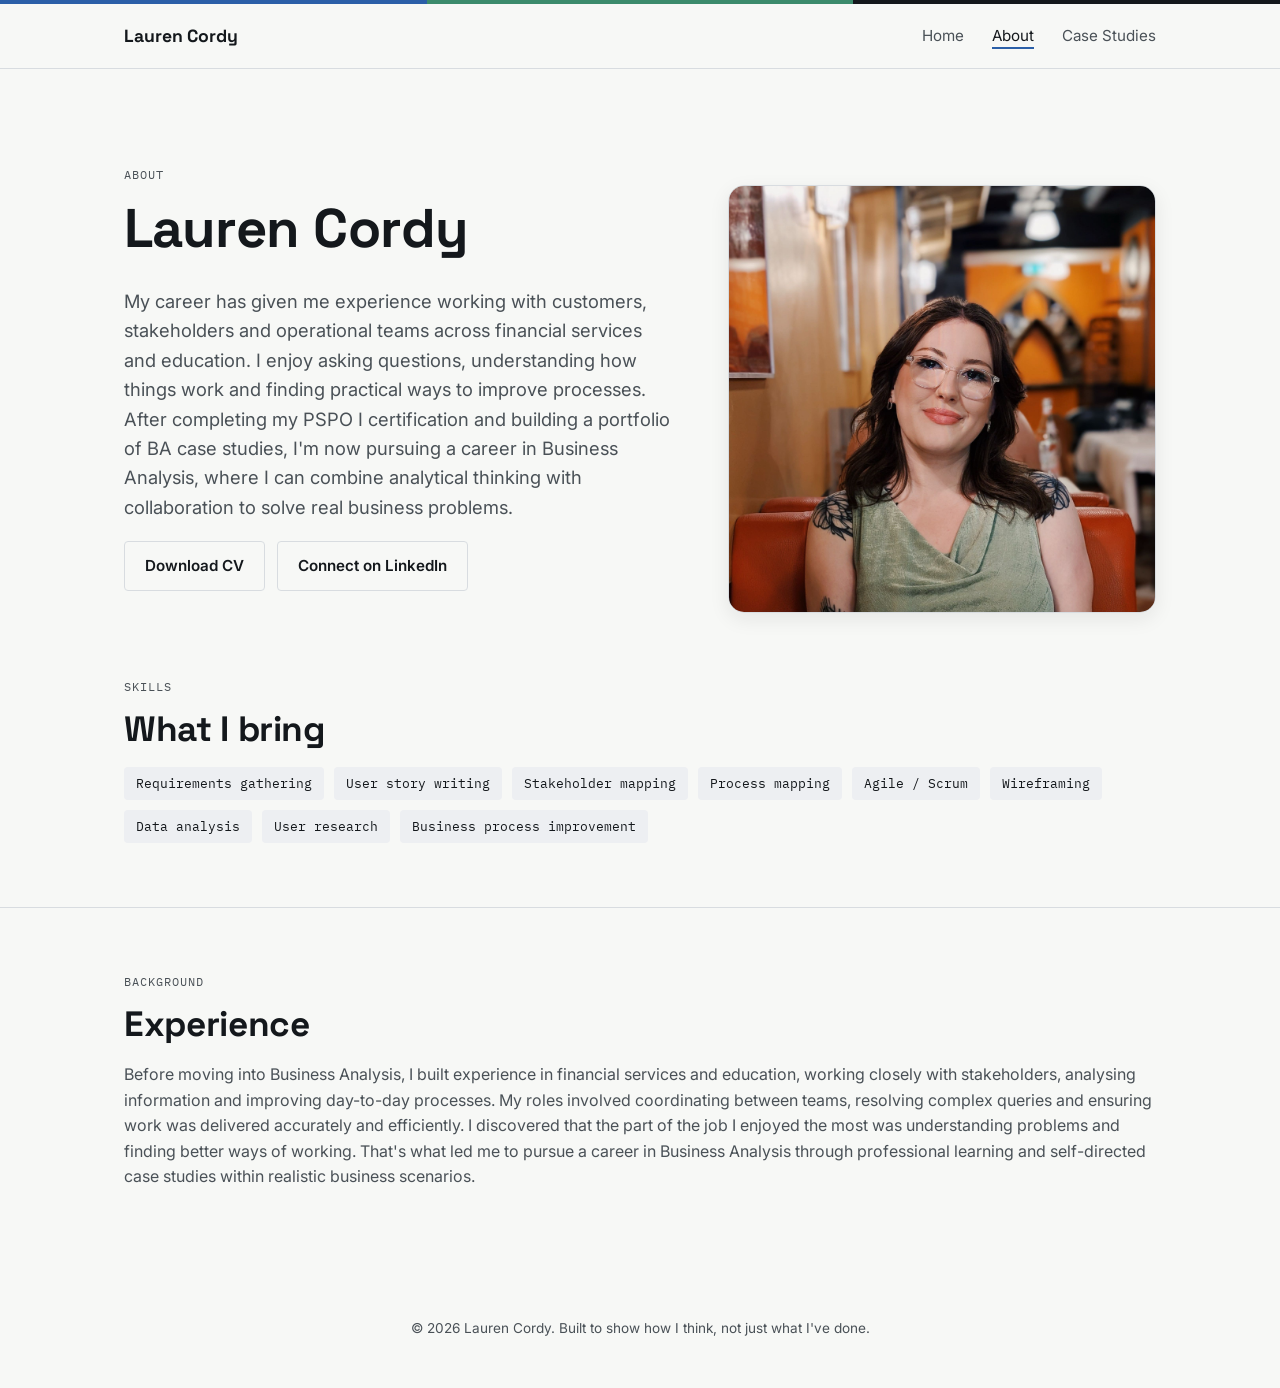
<file: about.html>
<!doctype html>
<html lang="en">
<head>
<meta charset="UTF-8">
<meta name="viewport" content="width=device-width, initial-scale=1.0">
<title>About - Lauren Cordy</title>
<meta name="description" content="About Lauren Cordy, an aspiring Business Analyst with a background in stakeholder engagement, process improvement and PSPO I certification.">
<link href="https://fonts.googleapis.com/css2?family=Space+Grotesk:wght@500;700&family=Inter:wght@400;500;600&family=IBM+Plex+Mono:wght@400;500&display=swap" rel="stylesheet">
<link rel="stylesheet" href="styles.css">
</head>
<body>
<div class="lane-strip"><span></span><span></span><span></span></div>

<header class="site-header">
  <nav class="nav">
    <a href="index.html" class="nav__logo">Lauren Cordy</a>
    <button class="nav__toggle" aria-label="Toggle menu" aria-expanded="false">Menu</button>
    <ul class="nav__links">
      <li><a href="index.html">Home</a></li>
      <li><a href="about.html" aria-current="page">About</a></li>
      <li><a href="case-studies.html">Case Studies</a></li>
    </ul>
  </nav>
</header>

<main>
  <section class="hero" style="padding-bottom:0; border-bottom:none;">
    <div class="container hero__grid">
      <div>
        <span class="eyebrow">About</span>
        <h1>Lauren Cordy</h1>
        <p class="hero__lede">
          My career has given me experience working with customers, stakeholders and operational teams across
          financial services and education. I enjoy asking questions, understanding how things work and finding
          practical ways to improve processes. After completing my PSPO I certification and building a portfolio
          of BA case studies, I'm now pursuing a career in Business Analysis, where I can combine analytical
          thinking with collaboration to solve real business problems.
        </p>
        <div style="margin-top:16px; display:flex; gap:12px; flex-wrap:wrap;">
          <a href="assets/cv.pdf" class="btn btn--ghost">Download CV</a>
          <a href="https://www.linkedin.com/in/laurenecordy/" class="btn btn--ghost" target="_blank" rel="noopener">Connect on LinkedIn</a>
        </div>
      </div>
      <div>
        <img src="assets/headshot.jpg" alt="Lauren Cordy" class="hero__photo">
      </div>
    </div>
  </section>

  <section>
    <div class="container">
      <span class="eyebrow">Skills</span>
      <h2>What I bring</h2>
      <ul class="skills-list">
        <li>Requirements gathering</li>
        <li>User story writing</li>
        <li>Stakeholder mapping</li>
        <li>Process mapping</li>
        <li>Agile / Scrum</li>
        <li>Wireframing</li>
        <li>Data analysis</li>
        <li>User research</li>
        <li>Business process improvement</li>
      </ul>
    </div>
  </section>

  <section style="border-bottom:none;">
    <div class="container">
      <span class="eyebrow">Background</span>
      <h2>Experience</h2>
      <p>
        Before moving into Business Analysis, I built experience in financial services and education, working
        closely with stakeholders, analysing information and improving day-to-day processes. My roles involved
        coordinating between teams, resolving complex queries and ensuring work was delivered accurately and
        efficiently. I discovered that the part of the job I enjoyed the most was understanding problems and
        finding better ways of working. That's what led me to pursue a career in Business Analysis through
        professional learning and self-directed case studies within realistic business scenarios.
      </p>
    </div>
  </section>
</main>

<footer class="site-footer">
  <div class="container">© <span id="year"></span> Lauren Cordy. Built to show how I think, not just what I've done.</div>
</footer>

<script src="script.js"></script>
</body>
</html>
</file>
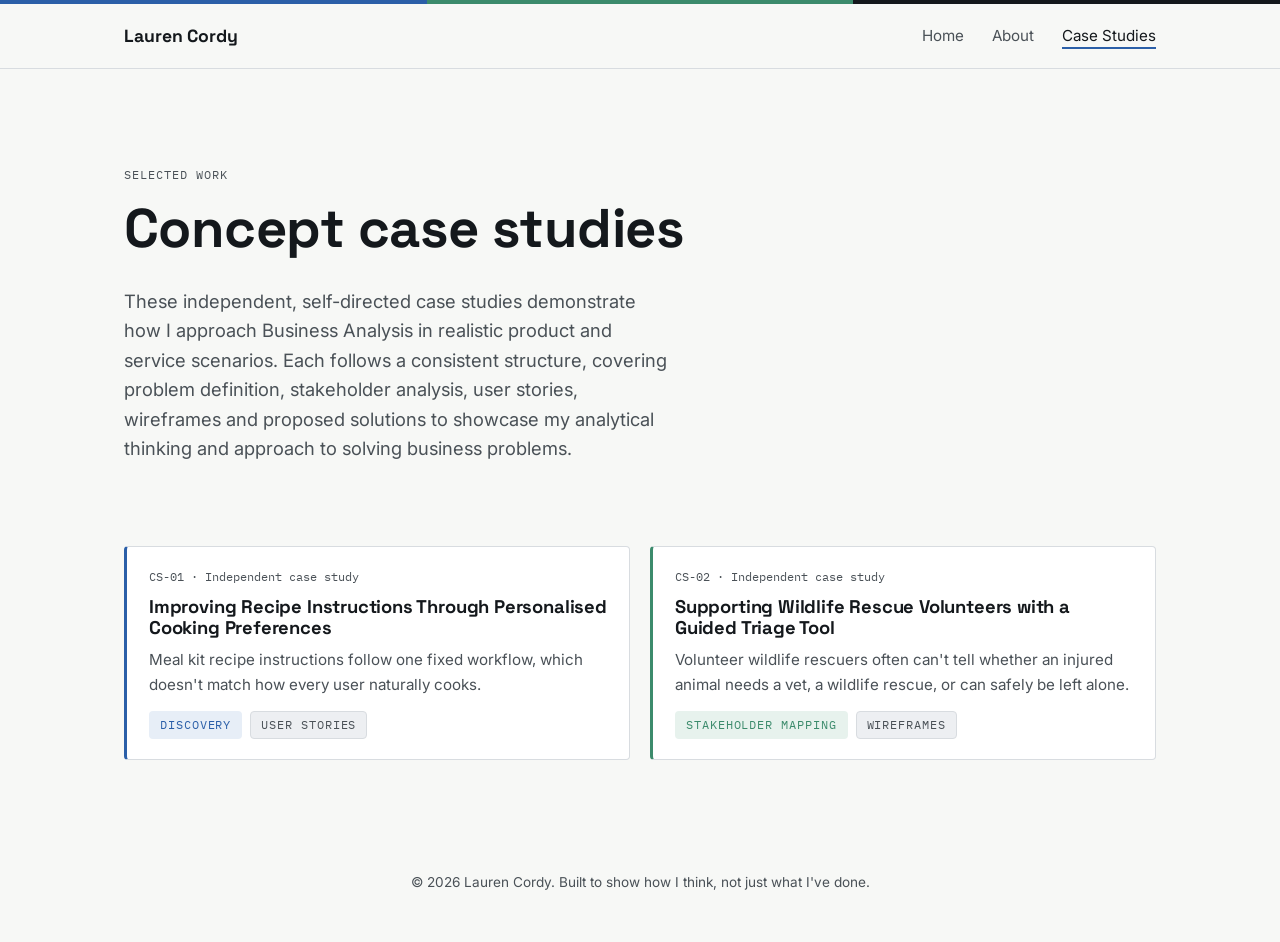
<file: case-studies.html>
<!doctype html>
<html lang="en">
<head>
<meta charset="UTF-8">
<meta name="viewport" content="width=device-width, initial-scale=1.0">
<title>Concept Case Studies - Lauren Cordy</title>
<meta name="description" content="Independent Business Analyst case studies by Lauren Cordy, covering problem definition, stakeholder analysis, user stories and wireframes.">
<link href="https://fonts.googleapis.com/css2?family=Space+Grotesk:wght@500;700&family=Inter:wght@400;500;600&family=IBM+Plex+Mono:wght@400;500&display=swap" rel="stylesheet">
<link rel="stylesheet" href="styles.css">
</head>
<body>
<div class="lane-strip"><span></span><span></span><span></span></div>

<header class="site-header">
  <nav class="nav">
    <a href="index.html" class="nav__logo">Lauren Cordy</a>
    <button class="nav__toggle" aria-label="Toggle menu" aria-expanded="false">Menu</button>
    <ul class="nav__links">
      <li><a href="index.html">Home</a></li>
      <li><a href="about.html">About</a></li>
      <li><a href="case-studies.html" aria-current="page">Case Studies</a></li>
    </ul>
  </nav>
</header>

<main>
  <section class="hero" style="padding-bottom:0; border-bottom:none;">
    <div class="container">
      <span class="eyebrow">Selected work</span>
      <h1>Concept case studies</h1>
      <p class="hero__lede">
        These independent, self-directed case studies demonstrate how I approach Business Analysis in realistic
        product and service scenarios. Each follows a consistent structure, covering problem definition,
        stakeholder analysis, user stories, wireframes and proposed solutions to showcase my analytical thinking
        and approach to solving business problems.
      </p>
    </div>
  </section>

  <section style="border-bottom:none;">
    <div class="container">
      <div class="grid">
        <a href="case-study-1.html" class="story-card">
          <span class="story-card__id">CS-01 · Independent case study</span>
          <h3 class="story-card__title">Improving Recipe Instructions Through Personalised Cooking Preferences</h3>
          <p class="story-card__body">Meal kit recipe instructions follow one fixed workflow, which doesn't match how every user naturally cooks.</p>
          <div class="story-card__tags">
            <span class="tag tag--blue">Discovery</span>
            <span class="tag">User Stories</span>
          </div>
        </a>
        <a href="case-study-2.html" class="story-card story-card--done">
          <span class="story-card__id">CS-02 · Independent case study</span>
          <h3 class="story-card__title">Supporting Wildlife Rescue Volunteers with a Guided Triage Tool</h3>
          <p class="story-card__body">Volunteer wildlife rescuers often can't tell whether an injured animal needs a vet, a wildlife rescue, or can safely be left alone.</p>
          <div class="story-card__tags">
            <span class="tag tag--green">Stakeholder Mapping</span>
            <span class="tag">Wireframes</span>
          </div>
        </a>
      </div>
    </div>
  </section>
</main>

<footer class="site-footer">
  <div class="container">© <span id="year"></span> Lauren Cordy. Built to show how I think, not just what I've done.</div>
</footer>

<script src="script.js"></script>
</body>
</html>
</file>
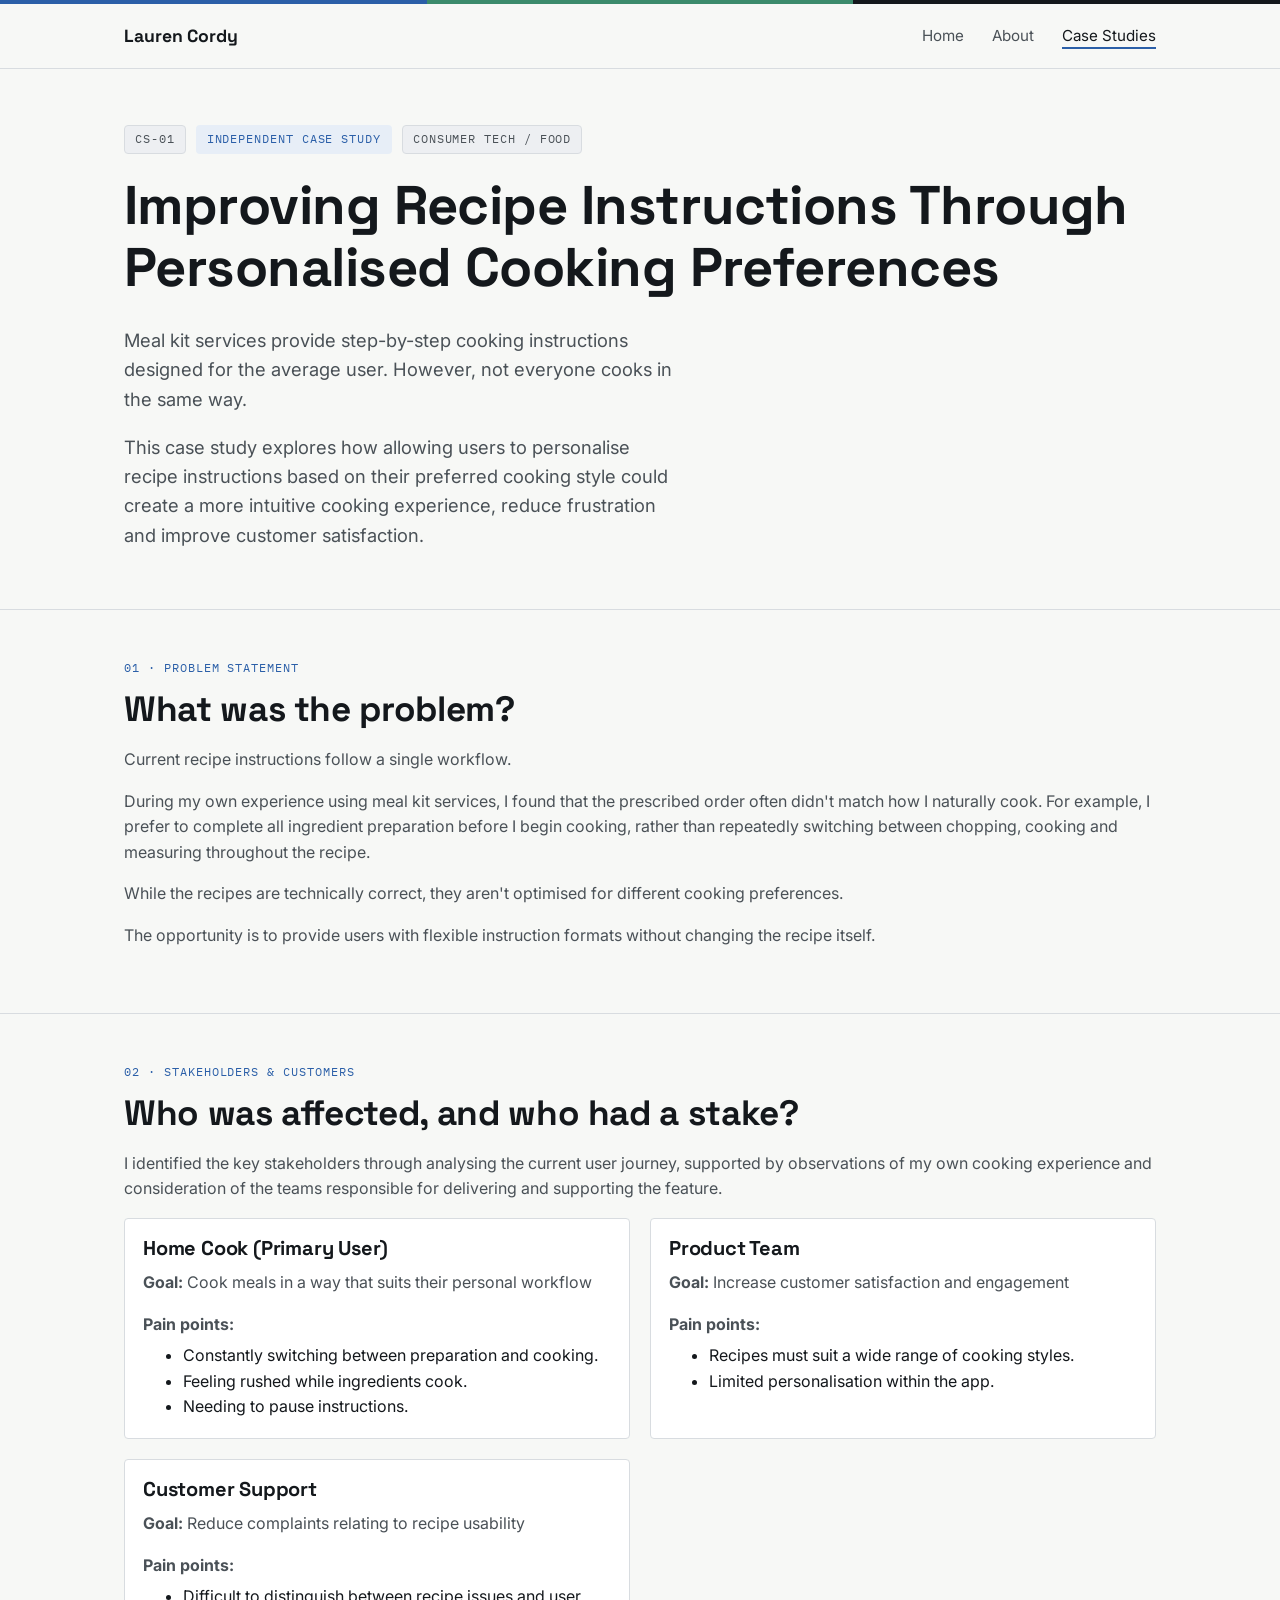
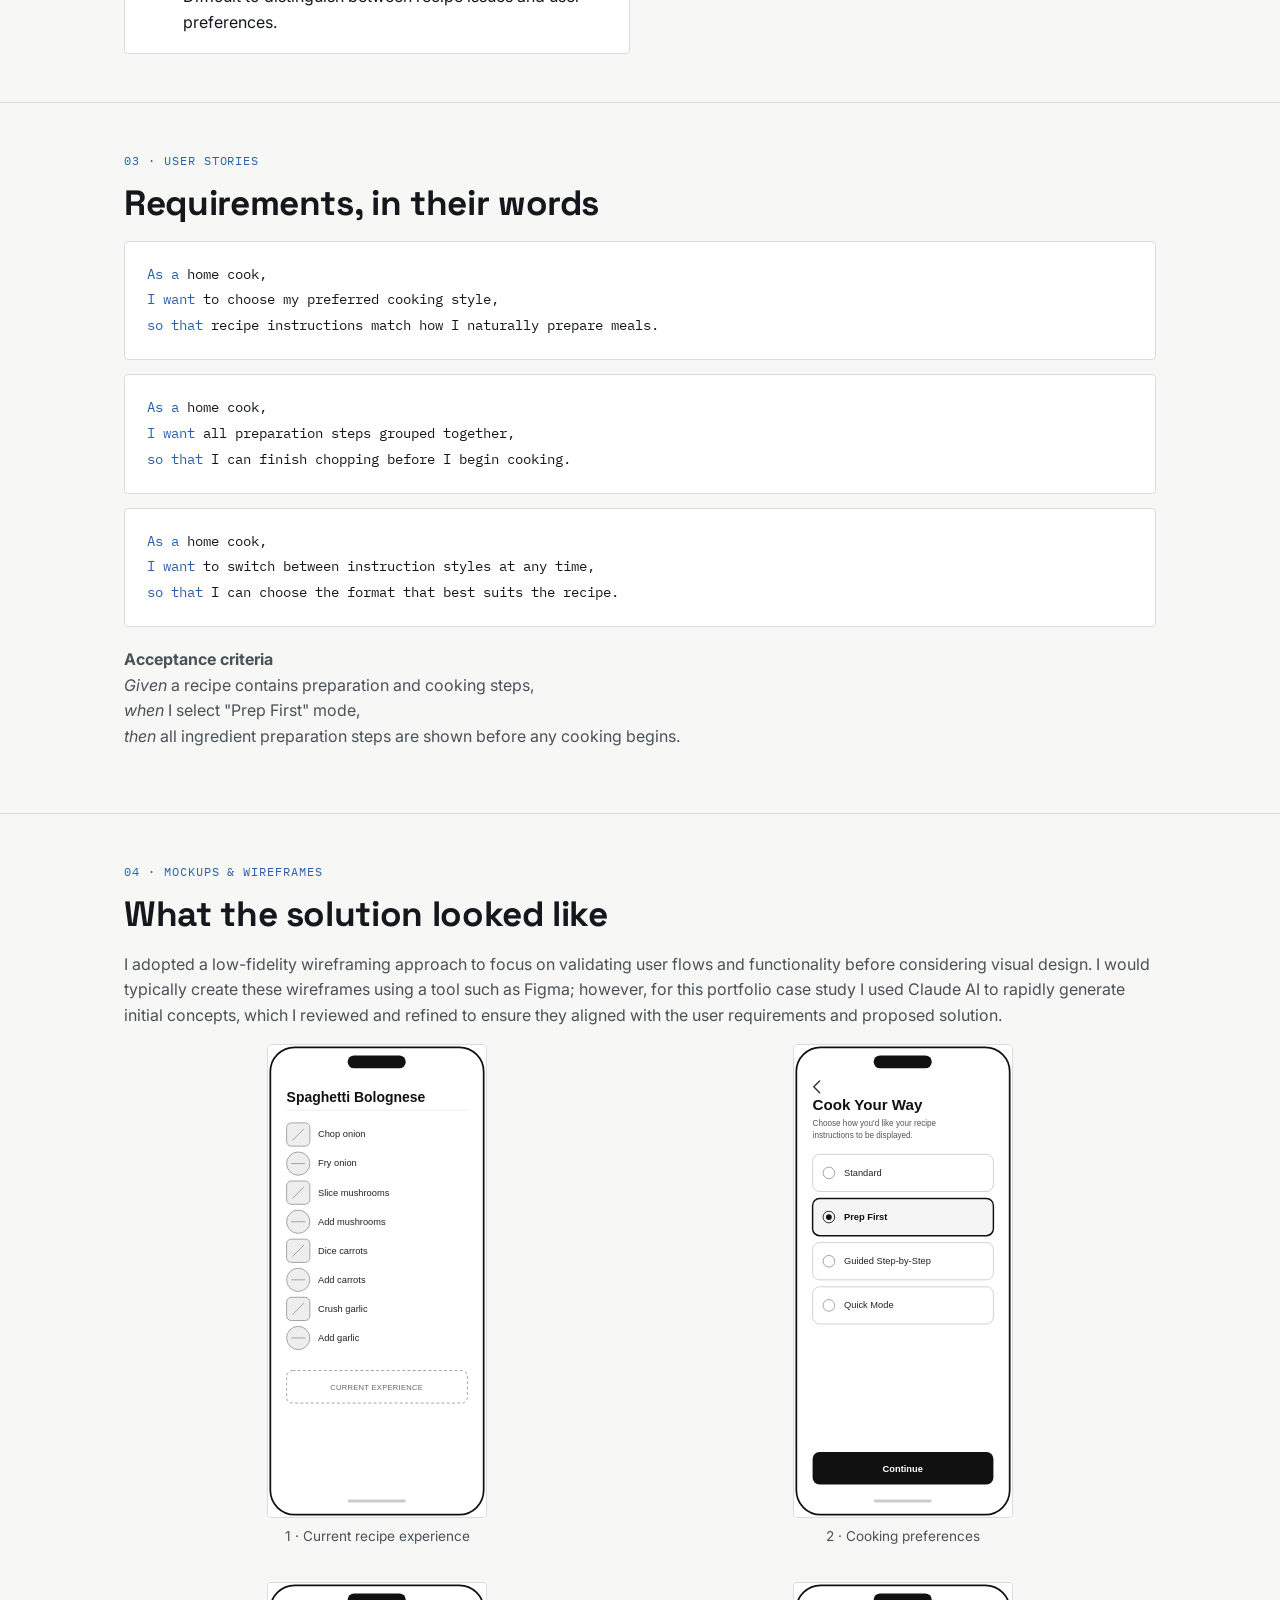
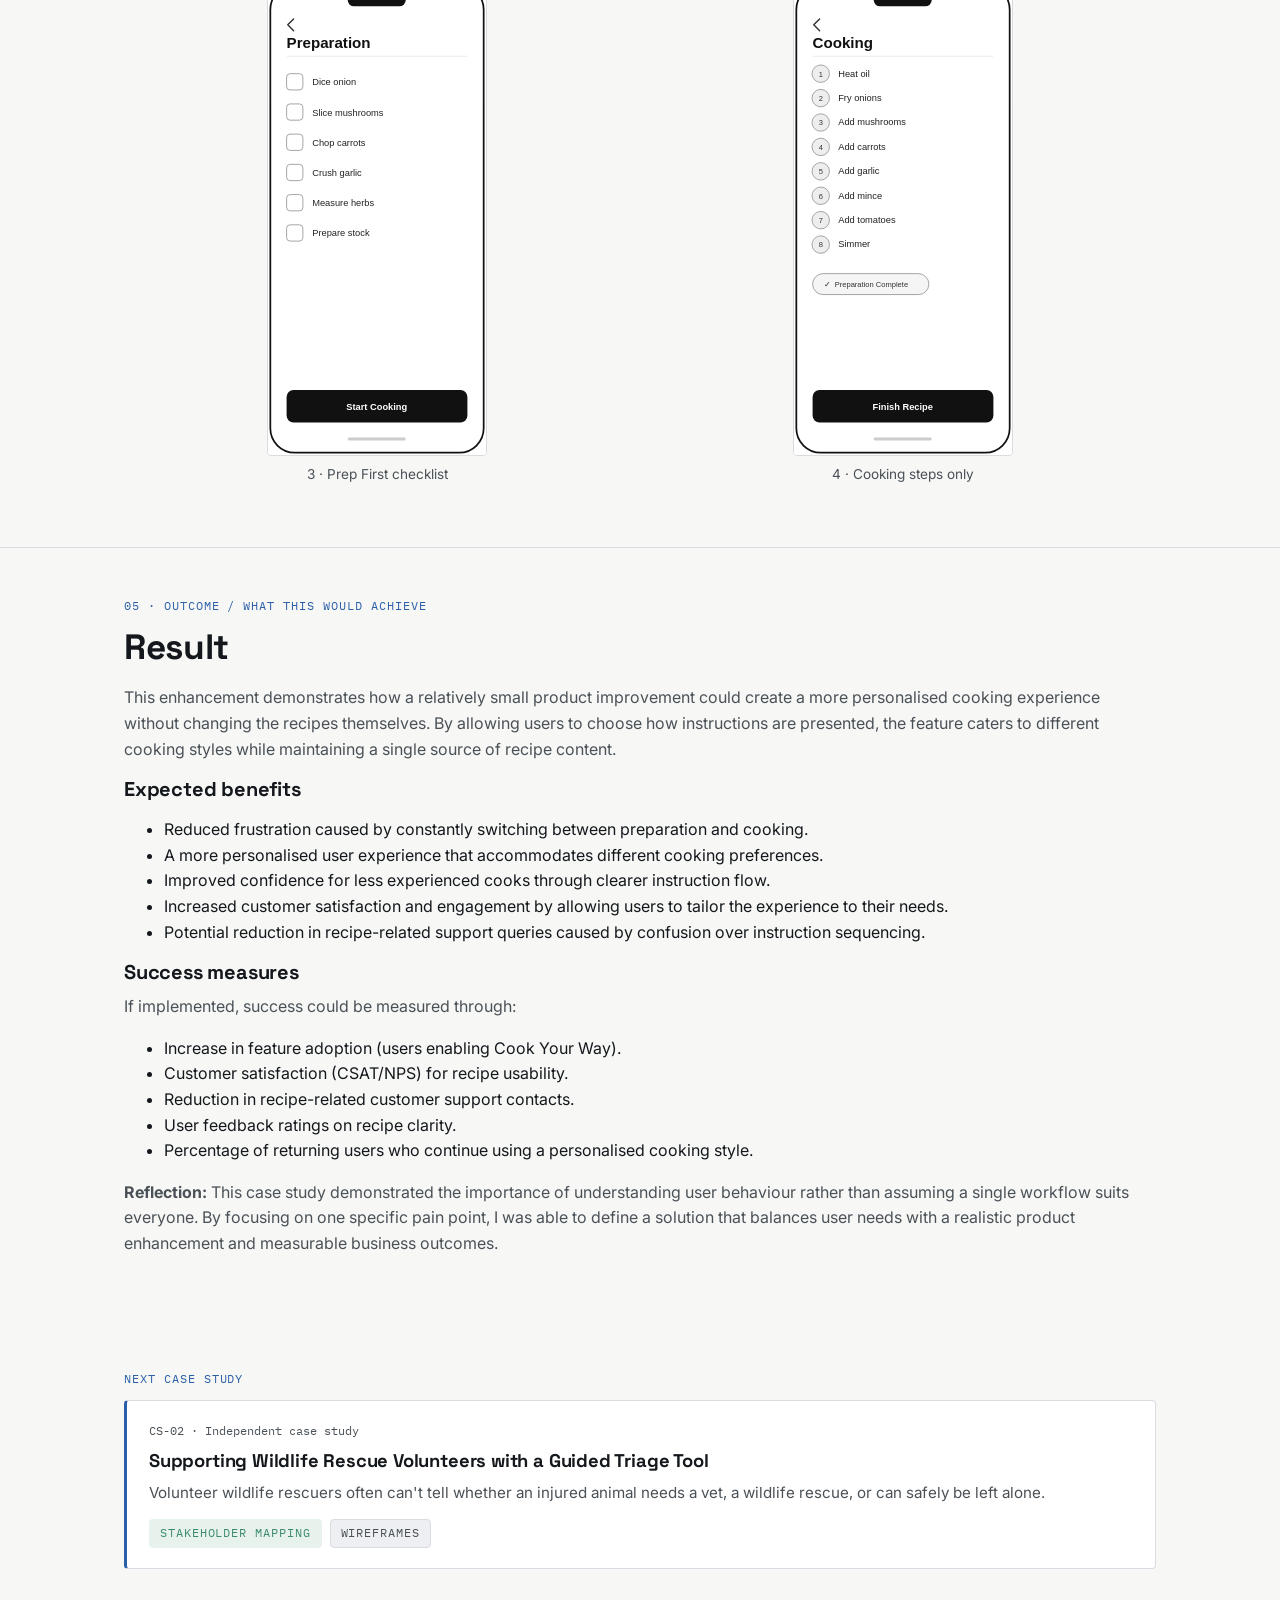
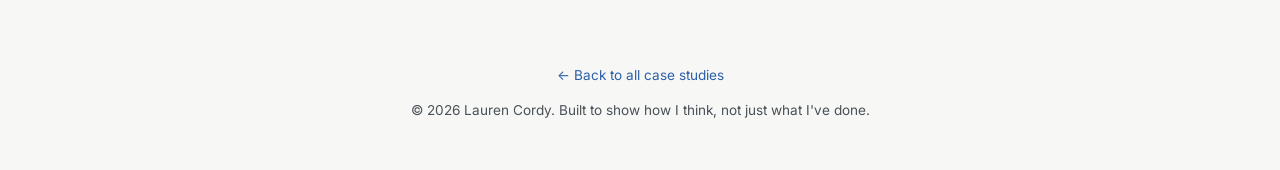
<file: case-study-1.html>
<!doctype html>
<html lang="en">
<head>
<meta charset="UTF-8">
<meta name="viewport" content="width=device-width, initial-scale=1.0">
<title>Improving Recipe Instructions Through Personalised Cooking Preferences - Lauren Cordy</title>
<meta name="description" content="A Business Analyst case study exploring how personalised recipe instructions could improve the cooking experience for meal kit users.">
<link href="https://fonts.googleapis.com/css2?family=Space+Grotesk:wght@500;700&family=Inter:wght@400;500;600&family=IBM+Plex+Mono:wght@400;500&display=swap" rel="stylesheet">
<link rel="stylesheet" href="styles.css">
</head>
<body>
<div class="lane-strip"><span></span><span></span><span></span></div>

<header class="site-header">
  <nav class="nav">
    <a href="index.html" class="nav__logo">Lauren Cordy</a>
    <button class="nav__toggle" aria-label="Toggle menu" aria-expanded="false">Menu</button>
    <ul class="nav__links">
      <li><a href="index.html">Home</a></li>
      <li><a href="about.html">About</a></li>
      <li><a href="case-studies.html" aria-current="page">Case Studies</a></li>
    </ul>
  </nav>
</header>

<main>
  <section class="cs-hero">
    <div class="container">
      <div class="cs-meta">
        <span class="tag">CS-01</span>
        <span class="tag tag--blue">Independent case study</span>
        <span class="tag">Consumer Tech / Food</span>
      </div>
      <h1>Improving Recipe Instructions Through Personalised Cooking Preferences</h1>
      <p class="hero__lede">
        Meal kit services provide step-by-step cooking instructions designed for the average user. However,
        not everyone cooks in the same way.
      </p>
      <p class="hero__lede">
        This case study explores how allowing users to personalise recipe instructions based on their
        preferred cooking style could create a more intuitive cooking experience, reduce frustration and
        improve customer satisfaction.
      </p>
    </div>
  </section>

  <section class="cs-block">
    <div class="container">
      <span class="cs-block__label">01 · Problem statement</span>
      <h2>What was the problem?</h2>
      <p>
        Current recipe instructions follow a single workflow.
      </p>
      <p>
        During my own experience using meal kit services, I found that the prescribed order often didn't
        match how I naturally cook. For example, I prefer to complete all ingredient preparation before I
        begin cooking, rather than repeatedly switching between chopping, cooking and measuring throughout
        the recipe.
      </p>
      <p>
        While the recipes are technically correct, they aren't optimised for different cooking preferences.
      </p>
      <p>
        The opportunity is to provide users with flexible instruction formats without changing the recipe
        itself.
      </p>
    </div>
  </section>

  <section class="cs-block">
    <div class="container">
      <span class="cs-block__label">02 · Stakeholders &amp; customers</span>
      <h2>Who was affected, and who had a stake?</h2>
      <p>
        I identified the key stakeholders through analysing the current user journey, supported by
        observations of my own cooking experience and consideration of the teams responsible for delivering
        and supporting the feature.
      </p>
      <div class="grid grid--2">
        <div class="persona-card">
          <h3>Home Cook (Primary User)</h3>
          <p><strong>Goal:</strong> Cook meals in a way that suits their personal workflow</p>
          <p style="margin-bottom:6px;"><strong>Pain points:</strong></p>
          <ul style="margin:0;">
            <li>Constantly switching between preparation and cooking.</li>
            <li>Feeling rushed while ingredients cook.</li>
            <li>Needing to pause instructions.</li>
          </ul>
        </div>
        <div class="persona-card">
          <h3>Product Team</h3>
          <p><strong>Goal:</strong> Increase customer satisfaction and engagement</p>
          <p style="margin-bottom:6px;"><strong>Pain points:</strong></p>
          <ul style="margin:0;">
            <li>Recipes must suit a wide range of cooking styles.</li>
            <li>Limited personalisation within the app.</li>
          </ul>
        </div>
        <div class="persona-card">
          <h3>Customer Support</h3>
          <p><strong>Goal:</strong> Reduce complaints relating to recipe usability</p>
          <p style="margin-bottom:6px;"><strong>Pain points:</strong></p>
          <ul style="margin:0;">
            <li>Difficult to distinguish between recipe issues and user preferences.</li>
          </ul>
        </div>
      </div>
    </div>
  </section>

  <section class="cs-block">
    <div class="container">
      <span class="cs-block__label">03 · User stories</span>
      <h2>Requirements, in their words</h2>
      <ul class="user-stories">
        <li class="story-quote">
          <span>As a</span> home cook,<br>
          <span>I want</span> to choose my preferred cooking style,<br>
          <span>so that</span> recipe instructions match how I naturally prepare meals.
        </li>
        <li class="story-quote">
          <span>As a</span> home cook,<br>
          <span>I want</span> all preparation steps grouped together,<br>
          <span>so that</span> I can finish chopping before I begin cooking.
        </li>
        <li class="story-quote">
          <span>As a</span> home cook,<br>
          <span>I want</span> to switch between instruction styles at any time,<br>
          <span>so that</span> I can choose the format that best suits the recipe.
        </li>
      </ul>
      <p style="margin-top:20px;">
        <strong>Acceptance criteria</strong><br>
        <em>Given</em> a recipe contains preparation and cooking steps,<br>
        <em>when</em> I select "Prep First" mode,<br>
        <em>then</em> all ingredient preparation steps are shown before any cooking begins.
      </p>
    </div>
  </section>

  <section class="cs-block">
    <div class="container">
      <span class="cs-block__label">04 · Mockups &amp; wireframes</span>
      <h2>What the solution looked like</h2>
      <p>
        I adopted a low-fidelity wireframing approach to focus on validating user flows and functionality
        before considering visual design. I would typically create these wireframes using a tool such as
        Figma; however, for this portfolio case study I used Claude AI to rapidly generate initial
        concepts, which I reviewed and refined to ensure they aligned with the user requirements and proposed
        solution.
      </p>
      <div class="grid grid--2">
        <div>
          <img src="assets/mockup-1-current-recipe.svg" alt="Wireframe of the current recipe screen, showing preparation and cooking steps mixed together" style="width:100%; max-width:220px; display:block; margin:0 auto; border-radius:4px; border:1px solid var(--line);">
          <p style="text-align:center; font-size:0.85rem; margin-top:8px;">1 · Current recipe experience</p>
        </div>
        <div>
          <img src="assets/mockup-2-cooking-preferences.svg" alt="Wireframe of the Cook Your Way screen, letting the user choose Standard, Prep First, Guided Step-by-Step or Quick Mode" style="width:100%; max-width:220px; display:block; margin:0 auto; border-radius:4px; border:1px solid var(--line);">
          <p style="text-align:center; font-size:0.85rem; margin-top:8px;">2 · Cooking preferences</p>
        </div>
        <div>
          <img src="assets/mockup-3-prep-first.svg" alt="Wireframe of the Preparation screen, showing all prep tasks grouped as a checklist" style="width:100%; max-width:220px; display:block; margin:0 auto; border-radius:4px; border:1px solid var(--line);">
          <p style="text-align:center; font-size:0.85rem; margin-top:8px;">3 · Prep First checklist</p>
        </div>
        <div>
          <img src="assets/mockup-4-cooking.svg" alt="Wireframe of the Cooking screen, showing only the cooking steps once preparation is complete" style="width:100%; max-width:220px; display:block; margin:0 auto; border-radius:4px; border:1px solid var(--line);">
          <p style="text-align:center; font-size:0.85rem; margin-top:8px;">4 · Cooking steps only</p>
        </div>
      </div>
    </div>
  </section>

  <section class="cs-block" style="border-bottom:none;">
    <div class="container">
      <span class="cs-block__label">05 · Outcome / what this would achieve</span>
      <h2>Result</h2>
      <p>
        This enhancement demonstrates how a relatively small product improvement could create a more
        personalised cooking experience without changing the recipes themselves. By allowing users to choose
        how instructions are presented, the feature caters to different cooking styles while maintaining a
        single source of recipe content.
      </p>

      <h3>Expected benefits</h3>
      <ul>
        <li>Reduced frustration caused by constantly switching between preparation and cooking.</li>
        <li>A more personalised user experience that accommodates different cooking preferences.</li>
        <li>Improved confidence for less experienced cooks through clearer instruction flow.</li>
        <li>Increased customer satisfaction and engagement by allowing users to tailor the experience to
          their needs.</li>
        <li>Potential reduction in recipe-related support queries caused by confusion over instruction
          sequencing.</li>
      </ul>

      <h3>Success measures</h3>
      <p>If implemented, success could be measured through:</p>
      <ul>
        <li>Increase in feature adoption (users enabling Cook Your Way).</li>
        <li>Customer satisfaction (CSAT/NPS) for recipe usability.</li>
        <li>Reduction in recipe-related customer support contacts.</li>
        <li>User feedback ratings on recipe clarity.</li>
        <li>Percentage of returning users who continue using a personalised cooking style.</li>
      </ul>

      <p>
        <strong>Reflection:</strong> This case study demonstrated the importance of understanding user
        behaviour rather than assuming a single workflow suits everyone. By focusing on one specific pain
        point, I was able to define a solution that balances user needs with a realistic product enhancement
        and measurable business outcomes.
      </p>
    </div>
  </section>

  <section class="cs-block" style="border-bottom:none;">
    <div class="container">
      <span class="cs-block__label">Next case study</span>
      <a href="case-study-2.html" class="story-card" style="margin-top:12px;">
        <span class="story-card__id">CS-02 · Independent case study</span>
        <h3 class="story-card__title">Supporting Wildlife Rescue Volunteers with a Guided Triage Tool</h3>
        <p class="story-card__body">Volunteer wildlife rescuers often can't tell whether an injured animal needs a vet, a wildlife rescue, or can safely be left alone.</p>
        <div class="story-card__tags">
          <span class="tag tag--green">Stakeholder Mapping</span>
          <span class="tag">Wireframes</span>
        </div>
      </a>
    </div>
  </section>
</main>

<footer class="site-footer">
  <div class="container">
    <p><a href="case-studies.html">← Back to all case studies</a></p>
    © <span id="year"></span> Lauren Cordy. Built to show how I think, not just what I've done.
  </div>
</footer>

<script src="script.js"></script>
</body>
</html>
</file>
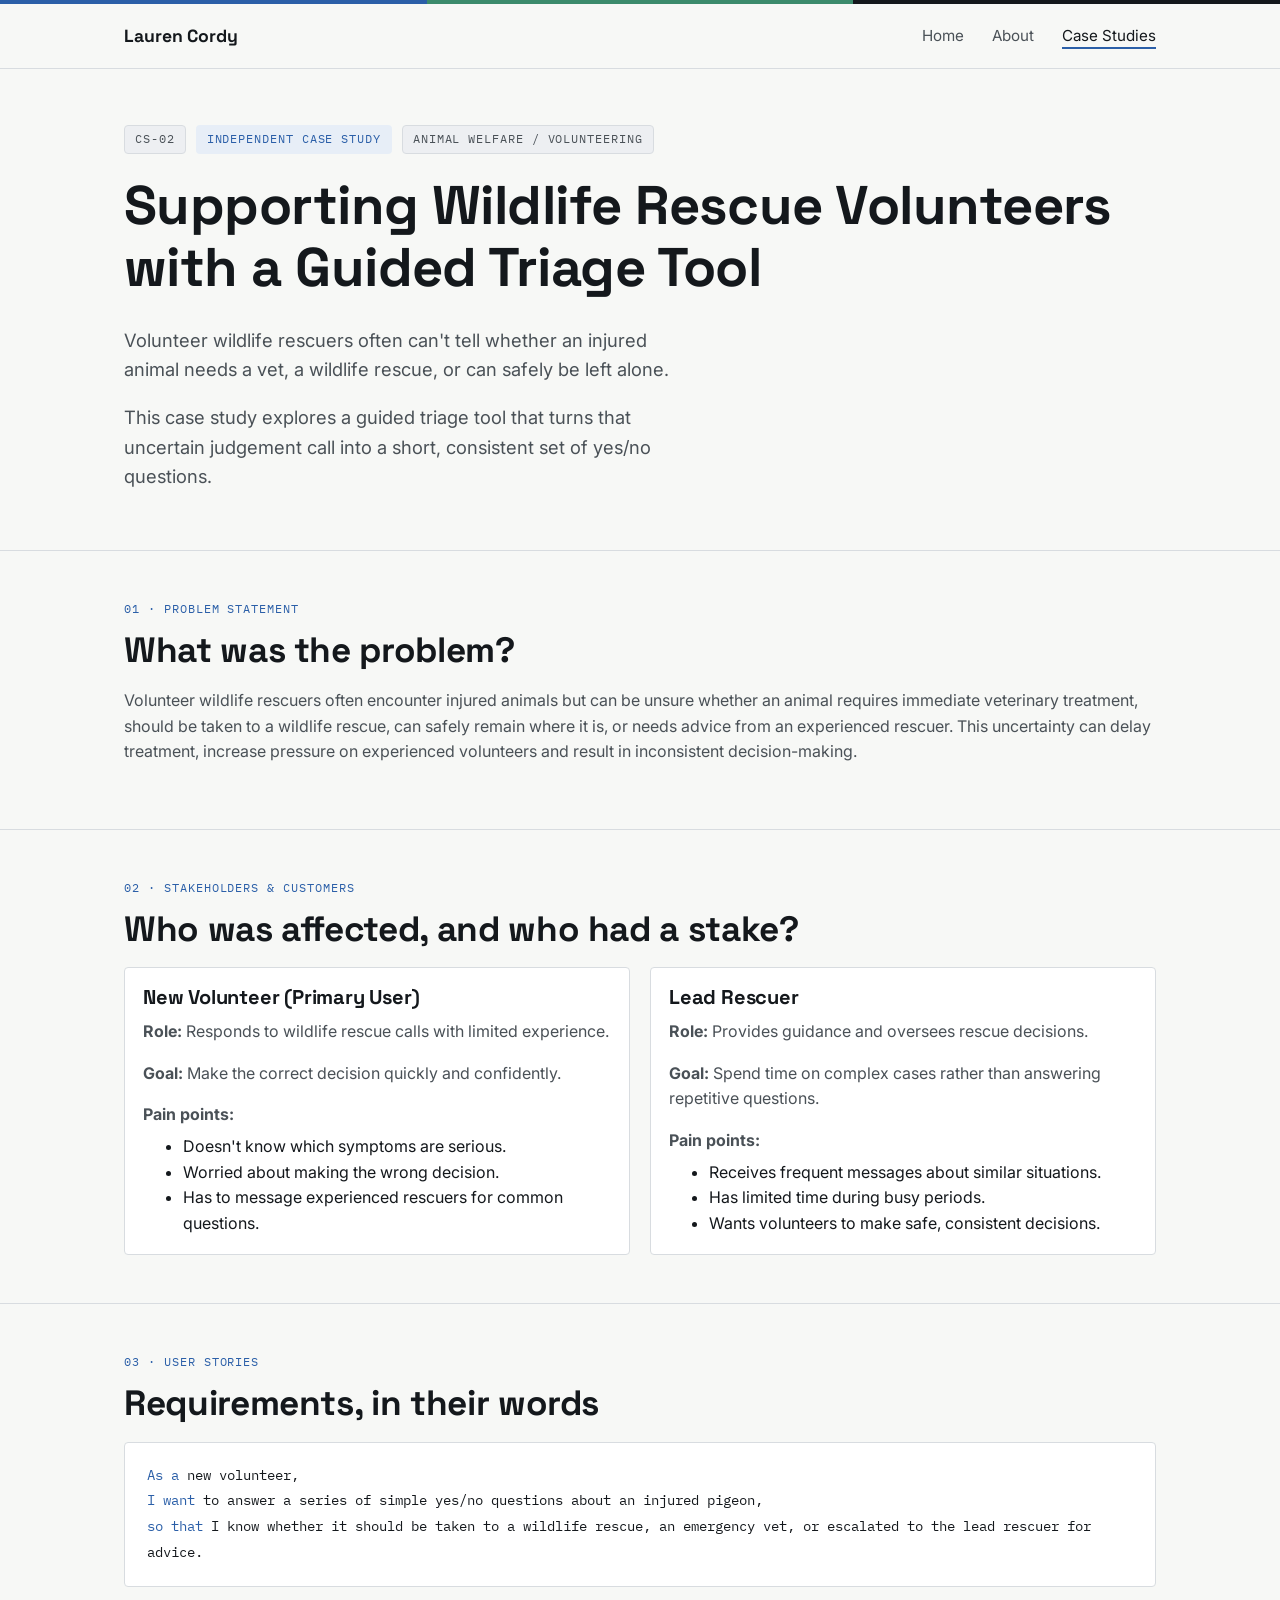
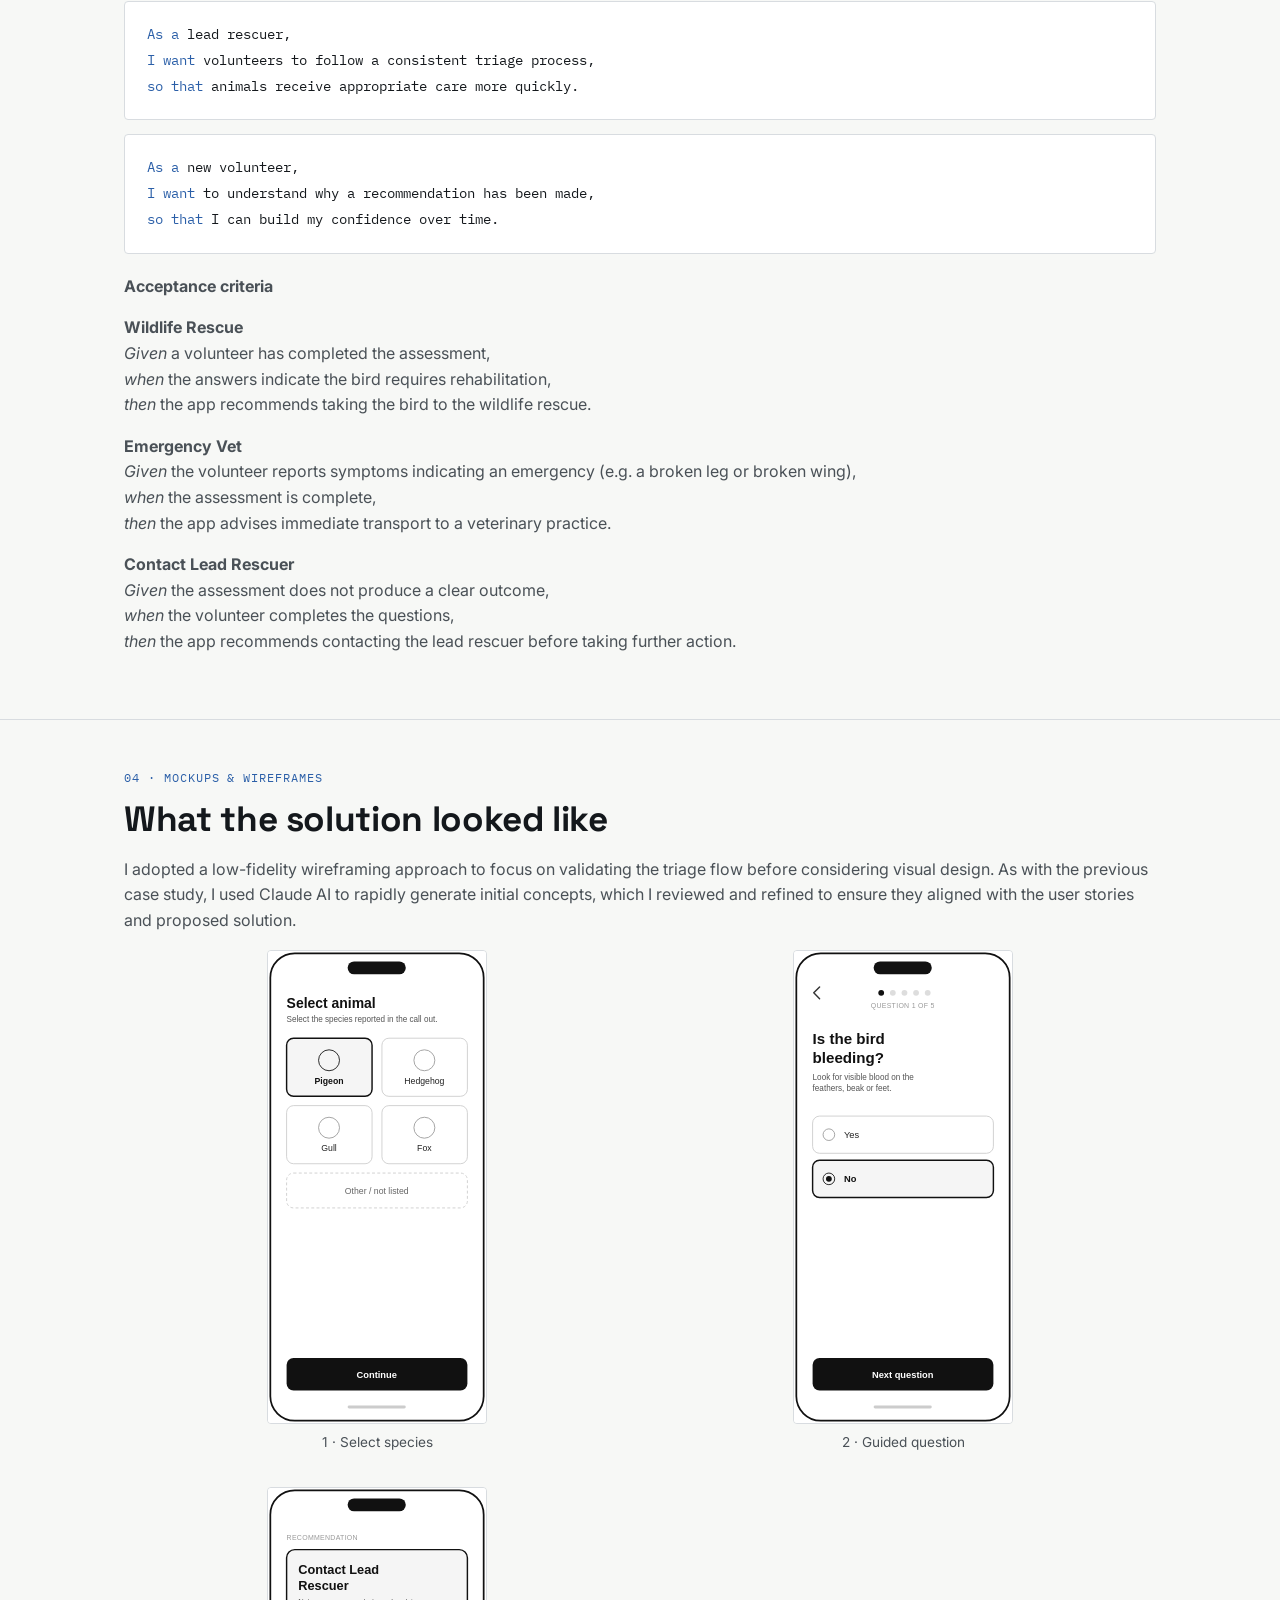
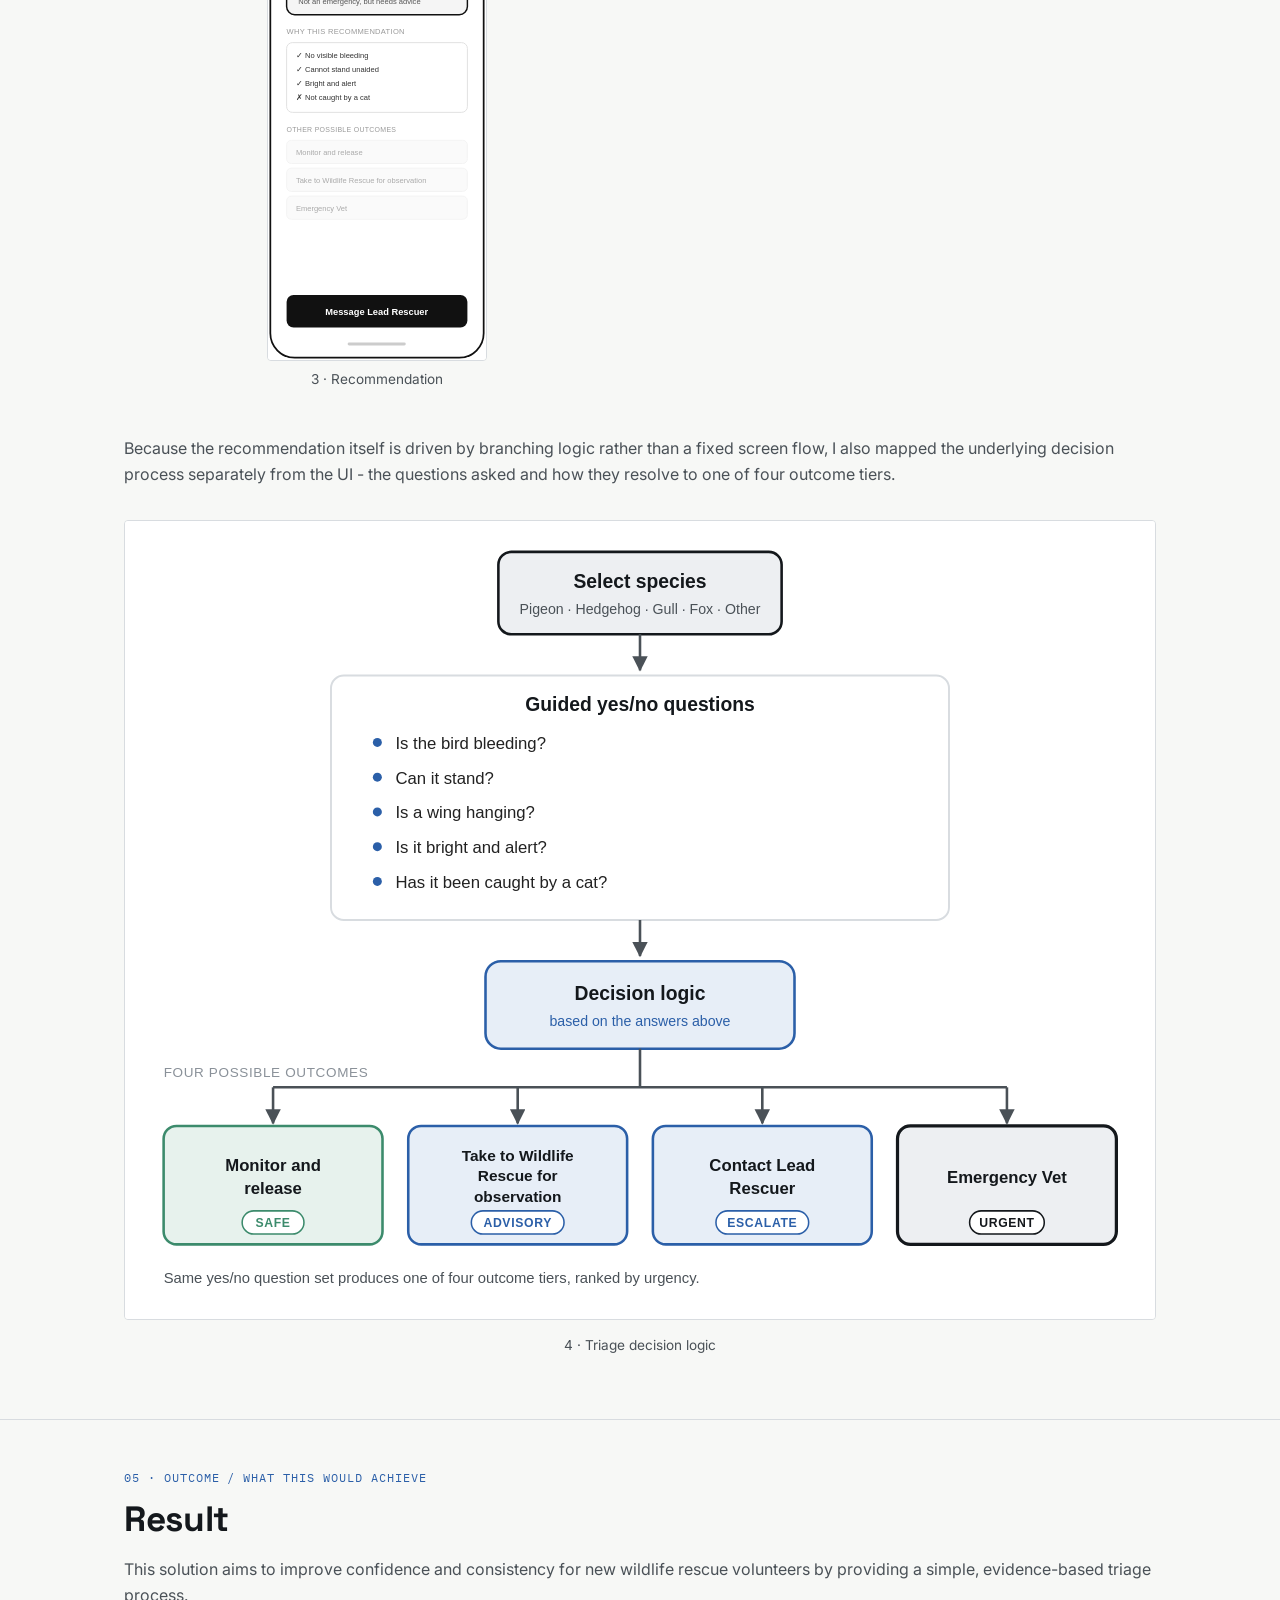
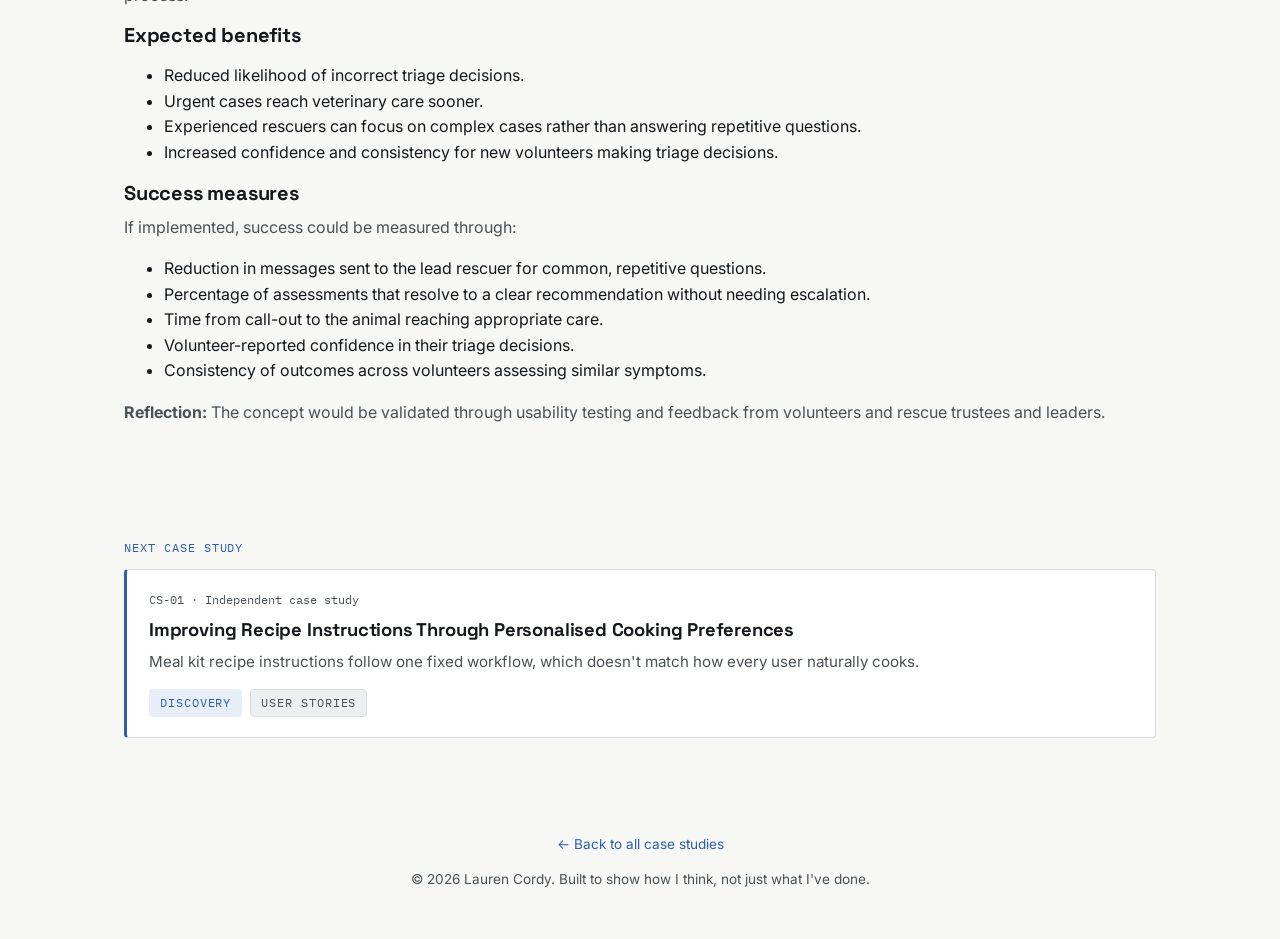
<file: case-study-2.html>
<!doctype html>
<html lang="en">
<head>
<meta charset="UTF-8">
<meta name="viewport" content="width=device-width, initial-scale=1.0">
<title>Supporting Wildlife Rescue Volunteers with a Guided Triage Tool - Lauren Cordy</title>
<meta name="description" content="A Business Analyst case study exploring a guided triage tool to help wildlife rescue volunteers make consistent, confident decisions.">
<link href="https://fonts.googleapis.com/css2?family=Space+Grotesk:wght@500;700&family=Inter:wght@400;500;600&family=IBM+Plex+Mono:wght@400;500&display=swap" rel="stylesheet">
<link rel="stylesheet" href="styles.css">
</head>
<body>
<div class="lane-strip"><span></span><span></span><span></span></div>

<header class="site-header">
  <nav class="nav">
    <a href="index.html" class="nav__logo">Lauren Cordy</a>
    <button class="nav__toggle" aria-label="Toggle menu" aria-expanded="false">Menu</button>
    <ul class="nav__links">
      <li><a href="index.html">Home</a></li>
      <li><a href="about.html">About</a></li>
      <li><a href="case-studies.html" aria-current="page">Case Studies</a></li>
    </ul>
  </nav>
</header>

<main>
  <section class="cs-hero">
    <div class="container">
      <div class="cs-meta">
        <span class="tag">CS-02</span>
        <span class="tag tag--blue">Independent case study</span>
        <span class="tag">Animal Welfare / Volunteering</span>
      </div>
      <h1>Supporting Wildlife Rescue Volunteers with a Guided Triage Tool</h1>
      <p class="hero__lede">
        Volunteer wildlife rescuers often can't tell whether an injured animal needs a vet, a wildlife rescue,
        or can safely be left alone.
      </p>
      <p class="hero__lede">
        This case study explores a guided triage tool that turns that uncertain judgement call into a short,
        consistent set of yes/no questions.
      </p>
    </div>
  </section>

  <section class="cs-block">
    <div class="container">
      <span class="cs-block__label">01 · Problem statement</span>
      <h2>What was the problem?</h2>
      <p>
        Volunteer wildlife rescuers often encounter injured animals but can be unsure whether an animal
        requires immediate veterinary treatment, should be taken to a wildlife rescue, can safely remain where
        it is, or needs advice from an experienced rescuer. This uncertainty can delay treatment, increase
        pressure on experienced volunteers and result in inconsistent decision-making.
      </p>
    </div>
  </section>

  <section class="cs-block">
    <div class="container">
      <span class="cs-block__label">02 · Stakeholders &amp; customers</span>
      <h2>Who was affected, and who had a stake?</h2>
      <div class="grid grid--2">
        <div class="persona-card">
          <h3>New Volunteer (Primary User)</h3>
          <p><strong>Role:</strong> Responds to wildlife rescue calls with limited experience.</p>
          <p><strong>Goal:</strong> Make the correct decision quickly and confidently.</p>
          <p style="margin-bottom:6px;"><strong>Pain points:</strong></p>
          <ul style="margin:0;">
            <li>Doesn't know which symptoms are serious.</li>
            <li>Worried about making the wrong decision.</li>
            <li>Has to message experienced rescuers for common questions.</li>
          </ul>
        </div>
        <div class="persona-card">
          <h3>Lead Rescuer</h3>
          <p><strong>Role:</strong> Provides guidance and oversees rescue decisions.</p>
          <p><strong>Goal:</strong> Spend time on complex cases rather than answering repetitive questions.</p>
          <p style="margin-bottom:6px;"><strong>Pain points:</strong></p>
          <ul style="margin:0;">
            <li>Receives frequent messages about similar situations.</li>
            <li>Has limited time during busy periods.</li>
            <li>Wants volunteers to make safe, consistent decisions.</li>
          </ul>
        </div>
      </div>
    </div>
  </section>

  <section class="cs-block">
    <div class="container">
      <span class="cs-block__label">03 · User stories</span>
      <h2>Requirements, in their words</h2>
      <ul class="user-stories">
        <li class="story-quote">
          <span>As a</span> new volunteer,<br>
          <span>I want</span> to answer a series of simple yes/no questions about an injured pigeon,<br>
          <span>so that</span> I know whether it should be taken to a wildlife rescue, an emergency vet, or
          escalated to the lead rescuer for advice.
        </li>
        <li class="story-quote">
          <span>As a</span> lead rescuer,<br>
          <span>I want</span> volunteers to follow a consistent triage process,<br>
          <span>so that</span> animals receive appropriate care more quickly.
        </li>
        <li class="story-quote">
          <span>As a</span> new volunteer,<br>
          <span>I want</span> to understand why a recommendation has been made,<br>
          <span>so that</span> I can build my confidence over time.
        </li>
      </ul>
      <p style="margin-top:20px;">
        <strong>Acceptance criteria</strong>
      </p>
      <p style="margin-top:12px;">
        <strong>Wildlife Rescue</strong><br>
        <em>Given</em> a volunteer has completed the assessment,<br>
        <em>when</em> the answers indicate the bird requires rehabilitation,<br>
        <em>then</em> the app recommends taking the bird to the wildlife rescue.
      </p>
      <p style="margin-top:16px;">
        <strong>Emergency Vet</strong><br>
        <em>Given</em> the volunteer reports symptoms indicating an emergency (e.g. a broken leg or broken
        wing),<br>
        <em>when</em> the assessment is complete,<br>
        <em>then</em> the app advises immediate transport to a veterinary practice.
      </p>
      <p style="margin-top:16px;">
        <strong>Contact Lead Rescuer</strong><br>
        <em>Given</em> the assessment does not produce a clear outcome,<br>
        <em>when</em> the volunteer completes the questions,<br>
        <em>then</em> the app recommends contacting the lead rescuer before taking further action.
      </p>
    </div>
  </section>

  <section class="cs-block">
    <div class="container">
      <span class="cs-block__label">04 · Mockups &amp; wireframes</span>
      <h2>What the solution looked like</h2>
      <p>
        I adopted a low-fidelity wireframing approach to focus on validating the triage flow before considering
        visual design. As with the previous case study, I used Claude AI to rapidly generate initial concepts,
        which I reviewed and refined to ensure they aligned with the user stories and proposed solution.
      </p>
      <div class="grid grid--2">
        <div>
          <img src="assets/mockup-triage-1-species.svg" alt="Wireframe of the species selection screen, showing Pigeon, Hedgehog, Gull and Fox as options" style="width:100%; max-width:220px; display:block; margin:0 auto; border-radius:4px; border:1px solid var(--line);">
          <p style="text-align:center; font-size:0.85rem; margin-top:8px;">1 · Select species</p>
        </div>
        <div>
          <img src="assets/mockup-triage-2-question.svg" alt="Wireframe of a guided yes/no question screen, asking 'Is the bird bleeding?' with a progress indicator" style="width:100%; max-width:220px; display:block; margin:0 auto; border-radius:4px; border:1px solid var(--line);">
          <p style="text-align:center; font-size:0.85rem; margin-top:8px;">2 · Guided question</p>
        </div>
        <div>
          <img src="assets/mockup-triage-3-outcome.svg" alt="Wireframe of the outcome screen, recommending to contact the lead rescuer and showing the reasoning behind the recommendation" style="width:100%; max-width:220px; display:block; margin:0 auto; border-radius:4px; border:1px solid var(--line);">
          <p style="text-align:center; font-size:0.85rem; margin-top:8px;">3 · Recommendation</p>
        </div>
      </div>

      <p style="margin-top:32px;">
        Because the recommendation itself is driven by branching logic rather than a fixed screen flow, I also
        mapped the underlying decision process separately from the UI - the questions asked and how they
        resolve to one of four outcome tiers.
      </p>
      <img src="assets/triage-decision-flow.svg" alt="Decision flow diagram showing species selection and five yes/no questions feeding into a decision point, which branches to four outcomes: Monitor and release, Take to Wildlife Rescue for observation, Contact Lead Rescuer, or Emergency Vet" style="width:100%; margin-top:16px; border-radius:4px; border:1px solid var(--line);">
      <p style="text-align:center; font-size:0.85rem; margin-top:8px;">4 · Triage decision logic</p>
    </div>
  </section>

  <section class="cs-block" style="border-bottom:none;">
    <div class="container">
      <span class="cs-block__label">05 · Outcome / what this would achieve</span>
      <h2>Result</h2>
      <p>
        This solution aims to improve confidence and consistency for new wildlife rescue volunteers by
        providing a simple, evidence-based triage process.
      </p>

      <h3>Expected benefits</h3>
      <ul>
        <li>Reduced likelihood of incorrect triage decisions.</li>
        <li>Urgent cases reach veterinary care sooner.</li>
        <li>Experienced rescuers can focus on complex cases rather than answering repetitive questions.</li>
        <li>Increased confidence and consistency for new volunteers making triage decisions.</li>
      </ul>

      <h3>Success measures</h3>
      <p>If implemented, success could be measured through:</p>
      <ul>
        <li>Reduction in messages sent to the lead rescuer for common, repetitive questions.</li>
        <li>Percentage of assessments that resolve to a clear recommendation without needing escalation.</li>
        <li>Time from call-out to the animal reaching appropriate care.</li>
        <li>Volunteer-reported confidence in their triage decisions.</li>
        <li>Consistency of outcomes across volunteers assessing similar symptoms.</li>
      </ul>

      <p>
        <strong>Reflection:</strong> The concept would be validated through usability testing and feedback from
        volunteers and rescue trustees and leaders.
      </p>
    </div>
  </section>

  <section class="cs-block" style="border-bottom:none;">
    <div class="container">
      <span class="cs-block__label">Next case study</span>
      <a href="case-study-1.html" class="story-card" style="margin-top:12px;">
        <span class="story-card__id">CS-01 · Independent case study</span>
        <h3 class="story-card__title">Improving Recipe Instructions Through Personalised Cooking Preferences</h3>
        <p class="story-card__body">Meal kit recipe instructions follow one fixed workflow, which doesn't match how every user naturally cooks.</p>
        <div class="story-card__tags">
          <span class="tag tag--blue">Discovery</span>
          <span class="tag">User Stories</span>
        </div>
      </a>
    </div>
  </section>
</main>

<footer class="site-footer">
  <div class="container">
    <p><a href="case-studies.html">← Back to all case studies</a></p>
    © <span id="year"></span> Lauren Cordy. Built to show how I think, not just what I've done.
  </div>
</footer>

<script src="script.js"></script>
</body>
</html>
</file>
<file: styles.css>
/* ==========================================================================
   Design tokens
   ========================================================================== */
:root {
  --bg: #F7F8F6;
  --bg-raised: #FFFFFF;
  --ink: #14181C;
  --ink-soft: #4A5157;
  --line: #D8DCE0;
  --tag-bg: #EDEFF2;
  --blue: #2B5FA8;
  --blue-soft: #E7EEF7;
  --green: #3C8B6C;
  --green-soft: #E7F2ED;

  --font-display: 'Space Grotesk', 'Arial Narrow', sans-serif;
  --font-body: 'Inter', -apple-system, BlinkMacSystemFont, sans-serif;
  --font-mono: 'IBM Plex Mono', 'Courier New', monospace;

  --radius: 4px;
  --max-width: 1080px;
}

* { box-sizing: border-box; }

html {
  scroll-behavior: smooth;
}

/* Slim swimlane strip — a quiet nod to kanban lanes, present on every page */
.lane-strip {
  height: 4px;
  display: flex;
}
.lane-strip span { flex: 1; }
.lane-strip span:nth-child(1) { background: var(--blue); }
.lane-strip span:nth-child(2) { background: var(--green); }
.lane-strip span:nth-child(3) { background: var(--ink); }

@media (prefers-reduced-motion: reduce) {
  html { scroll-behavior: auto; }
  * { animation-duration: 0.01ms !important; transition-duration: 0.01ms !important; }
}

body {
  margin: 0;
  background: var(--bg);
  color: var(--ink);
  font-family: var(--font-body);
  font-size: 16px;
  line-height: 1.6;
  -webkit-font-smoothing: antialiased;
}

a { color: var(--blue); text-decoration: none; }
a:hover { text-decoration: underline; }

a:focus-visible,
button:focus-visible,
input:focus-visible,
textarea:focus-visible {
  outline: 2px solid var(--blue);
  outline-offset: 2px;
}

h1, h2, h3, h4 {
  font-family: var(--font-display);
  font-weight: 700;
  line-height: 1.15;
  margin: 0 0 0.5em 0;
  letter-spacing: -0.01em;
}

h1 { font-size: clamp(2.2rem, 5vw, 3.4rem); }
h2 { font-size: clamp(1.6rem, 3vw, 2.2rem); }
h3 { font-size: 1.25rem; }

p { margin: 0 0 1em 0; color: var(--ink-soft); }

.container {
  max-width: var(--max-width);
  margin: 0 auto;
  padding: 0 24px;
}

/* ==========================================================================
   Eyebrow / tag labels — styled like ticket/status tags, not decoration
   ========================================================================== */
.tag {
  display: inline-flex;
  align-items: center;
  gap: 6px;
  font-family: var(--font-mono);
  font-size: 0.72rem;
  letter-spacing: 0.08em;
  text-transform: uppercase;
  background: var(--tag-bg);
  color: var(--ink-soft);
  padding: 4px 10px;
  border-radius: var(--radius);
  border: 1px solid var(--line);
}

.tag--blue { background: var(--blue-soft); color: var(--blue); border-color: transparent; }
.tag--green { background: var(--green-soft); color: var(--green); border-color: transparent; }

.eyebrow {
  font-family: var(--font-mono);
  font-size: 0.78rem;
  letter-spacing: 0.08em;
  text-transform: uppercase;
  color: var(--ink-soft);
  margin-bottom: 12px;
  display: block;
}

/* ==========================================================================
   Nav
   ========================================================================== */
.site-header {
  border-bottom: 1px solid var(--line);
  position: sticky;
  top: 0;
  background: rgba(247, 248, 246, 0.92);
  backdrop-filter: blur(6px);
  z-index: 10;
}

.nav {
  display: flex;
  align-items: center;
  justify-content: space-between;
  padding: 18px 24px;
  max-width: var(--max-width);
  margin: 0 auto;
}

.nav__logo {
  font-family: var(--font-display);
  font-weight: 700;
  font-size: 1.1rem;
  color: var(--ink);
}

.nav__links {
  display: flex;
  gap: 28px;
  list-style: none;
  margin: 0;
  padding: 0;
}

.nav__links a {
  color: var(--ink-soft);
  font-size: 0.95rem;
}

.nav__links a:hover,
.nav__links a[aria-current="page"] {
  color: var(--ink);
  text-decoration: none;
  border-bottom: 2px solid var(--blue);
  padding-bottom: 2px;
}

.nav__toggle {
  display: none;
  background: none;
  border: 1px solid var(--line);
  border-radius: var(--radius);
  padding: 8px 10px;
  font-family: var(--font-mono);
  cursor: pointer;
}

@media (max-width: 720px) {
  .nav__toggle { display: block; }
  .nav__links {
    position: absolute;
    top: 100%;
    left: 0;
    right: 0;
    background: var(--bg-raised);
    border-bottom: 1px solid var(--line);
    flex-direction: column;
    gap: 0;
    padding: 8px 24px;
    display: none;
  }
  .nav__links.is-open { display: flex; }
  .nav__links li { border-bottom: 1px solid var(--line); }
  .nav__links li:last-child { border-bottom: none; }
  .nav__links a { display: block; padding: 14px 0; }
}

/* ==========================================================================
   Hero
   ========================================================================== */
.hero {
  padding: 96px 0 64px;
  border-bottom: 1px solid var(--line);
}

@keyframes rise-in {
  from { opacity: 0; transform: translateY(14px); }
  to { opacity: 1; transform: translateY(0); }
}

.hero__grid > div,
.cs-hero > .container > * {
  animation: rise-in 0.5s ease both;
}
.hero__grid > div:nth-child(2) { animation-delay: 0.08s; }

.hero__grid {
  display: grid;
  grid-template-columns: 1.3fr 1fr;
  gap: 48px;
  align-items: start;
}

@media (max-width: 800px) {
  .hero__grid { grid-template-columns: 1fr; }
}

.hero__photo {
  display: block;
  width: 100%;
  aspect-ratio: 1;
  object-fit: cover;
  border-radius: 16px;
  border: 1px solid var(--line);
  margin-top: 20px;
  box-shadow: 0 6px 20px rgba(20, 24, 28, 0.08);
}

.hero__lede {
  font-size: 1.15rem;
  color: var(--ink-soft);
  max-width: 46ch;
}

.hero__ctas {
  display: flex;
  gap: 12px;
  margin-top: 28px;
  flex-wrap: wrap;
}

/* ==========================================================================
   Buttons
   ========================================================================== */
.btn {
  display: inline-flex;
  align-items: center;
  gap: 8px;
  font-family: var(--font-body);
  font-weight: 600;
  font-size: 0.95rem;
  padding: 12px 20px;
  border-radius: var(--radius);
  border: 1px solid var(--ink);
  cursor: pointer;
  background: var(--ink);
  color: var(--bg);
  transition: transform 0.15s ease, box-shadow 0.15s ease, opacity 0.15s ease;
}

.btn:hover {
  text-decoration: none;
  opacity: 0.92;
  transform: translateY(-1px);
  box-shadow: 0 6px 16px rgba(20, 24, 28, 0.18);
}

.btn--ghost {
  background: transparent;
  color: var(--ink);
  border: 1px solid var(--line);
  box-shadow: none;
}

.btn--ghost:hover {
  box-shadow: 0 6px 16px rgba(20, 24, 28, 0.08);
  border-color: var(--ink);
}

/* ==========================================================================
   Story card — the signature component
   Styled like a real ticket: mono ID, status stripe, tag.
   Used for case study previews AND for literal user-story quotes.
   ========================================================================== */
.story-card {
  background: var(--bg-raised);
  border: 1px solid var(--line);
  border-left: 3px solid var(--blue);
  border-radius: var(--radius);
  padding: 20px 22px;
  display: flex;
  flex-direction: column;
  gap: 10px;
  transition: transform 0.15s ease, box-shadow 0.15s ease;
}

a.story-card,
a.story-card:hover {
  text-decoration: none;
  color: inherit;
}

.story-card:hover {
  transform: translateY(-2px);
  box-shadow: 0 6px 20px rgba(20, 24, 28, 0.06);
}

.story-card--done { border-left-color: var(--green); }

.story-card__id {
  font-family: var(--font-mono);
  font-size: 0.75rem;
  color: var(--ink-soft);
}

.story-card__title {
  font-family: var(--font-display);
  font-weight: 700;
  font-size: 1.15rem;
  margin: 0;
}

.story-card__body { margin: 0; font-size: 0.95rem; }

.story-card__tags {
  display: flex;
  gap: 8px;
  flex-wrap: wrap;
  margin-top: 4px;
}

/* A literal "As a / I want / so that" quote block used decoratively in the hero */
.story-quote {
  font-family: var(--font-mono);
  font-size: 0.85rem;
  line-height: 1.9;
  background: var(--bg-raised);
  border: 1px solid var(--line);
  border-radius: var(--radius);
  padding: 20px 22px;
}

.story-quote span { color: var(--blue); }

/* ==========================================================================
   Grids / sections
   ========================================================================== */
section { padding: 64px 0; border-bottom: 1px solid var(--line); }
section:last-of-type { border-bottom: none; }

.section__head {
  display: flex;
  justify-content: space-between;
  align-items: flex-end;
  gap: 24px;
  margin-bottom: 32px;
  flex-wrap: wrap;
}

.grid {
  display: grid;
  grid-template-columns: repeat(auto-fit, minmax(260px, 1fr));
  gap: 20px;
}

.grid--2 { grid-template-columns: repeat(2, 1fr); }
@media (max-width: 700px) { .grid--2 { grid-template-columns: 1fr; } }

/* ==========================================================================
   Skills / certifications
   ========================================================================== */
.cert-card {
  display: flex;
  align-items: center;
  gap: 14px;
  background: var(--bg-raised);
  border: 1px solid var(--line);
  border-radius: var(--radius);
  padding: 16px 18px;
}

.cert-card__badge {
  font-family: var(--font-mono);
  font-size: 0.7rem;
  font-weight: 700;
  color: var(--blue);
  background: var(--blue-soft);
  padding: 6px 8px;
  border-radius: var(--radius);
  white-space: nowrap;
}

.skills-list {
  display: flex;
  flex-wrap: wrap;
  gap: 10px;
  list-style: none;
  padding: 0;
  margin: 0;
}

.skills-list li {
  font-family: var(--font-mono);
  font-size: 0.82rem;
  background: var(--tag-bg);
  padding: 6px 12px;
  border-radius: var(--radius);
}

/* ==========================================================================
   Case study detail page
   ========================================================================== */
.cs-hero {
  padding: 56px 0 40px;
  border-bottom: 1px solid var(--line);
}

.cs-meta {
  display: flex;
  gap: 10px;
  flex-wrap: wrap;
  margin-bottom: 20px;
}

.cs-block { padding: 48px 0; border-bottom: 1px solid var(--line); }
.cs-block:last-of-type { border-bottom: none; }

.cs-block__label {
  font-family: var(--font-mono);
  font-size: 0.75rem;
  letter-spacing: 0.08em;
  text-transform: uppercase;
  color: var(--blue);
  display: block;
  margin-bottom: 12px;
}

.persona-card {
  background: var(--bg-raised);
  border: 1px solid var(--line);
  border-radius: var(--radius);
  padding: 18px;
}

.mockup-placeholder {
  border: 1px dashed var(--line);
  border-radius: var(--radius);
  background: var(--tag-bg);
  padding: 48px 20px;
  text-align: center;
  color: var(--ink-soft);
  font-family: var(--font-mono);
  font-size: 0.85rem;
}

.user-stories {
  list-style: none;
  margin: 0;
  padding: 0;
  display: flex;
  flex-direction: column;
  gap: 14px;
}

/* ==========================================================================
   Footer / contact
   ========================================================================== */
.site-footer {
  padding: 48px 0;
  text-align: center;
  color: var(--ink-soft);
  font-size: 0.85rem;
}

.contact-form {
  display: flex;
  flex-direction: column;
  gap: 16px;
  max-width: 520px;
}

.contact-form label {
  font-family: var(--font-mono);
  font-size: 0.78rem;
  text-transform: uppercase;
  letter-spacing: 0.06em;
  color: var(--ink-soft);
  margin-bottom: 6px;
  display: block;
}

.contact-form input,
.contact-form textarea {
  width: 100%;
  font-family: var(--font-body);
  font-size: 1rem;
  padding: 12px 14px;
  border: 1px solid var(--line);
  border-radius: var(--radius);
  background: var(--bg-raised);
  color: var(--ink);
}

.contact-form textarea { resize: vertical; min-height: 120px; }

/* ==========================================================================
   Certificate thumbnails + lightbox
   ========================================================================== */
.cert-thumb {
  cursor: zoom-in;
  transition: transform 0.15s ease, box-shadow 0.15s ease;
}

.cert-thumb:hover {
  transform: translateY(-2px);
  box-shadow: 0 6px 20px rgba(20, 24, 28, 0.12);
}

.lightbox-overlay {
  display: none;
  position: fixed;
  inset: 0;
  background: rgba(20, 24, 28, 0.85);
  align-items: center;
  justify-content: center;
  padding: 32px;
  z-index: 100;
  cursor: zoom-out;
}

.lightbox-overlay.is-open { display: flex; }

.lightbox-overlay img {
  max-width: 90vw;
  max-height: 90vh;
  border-radius: 4px;
  box-shadow: 0 20px 60px rgba(0, 0, 0, 0.4);
}
</file>
